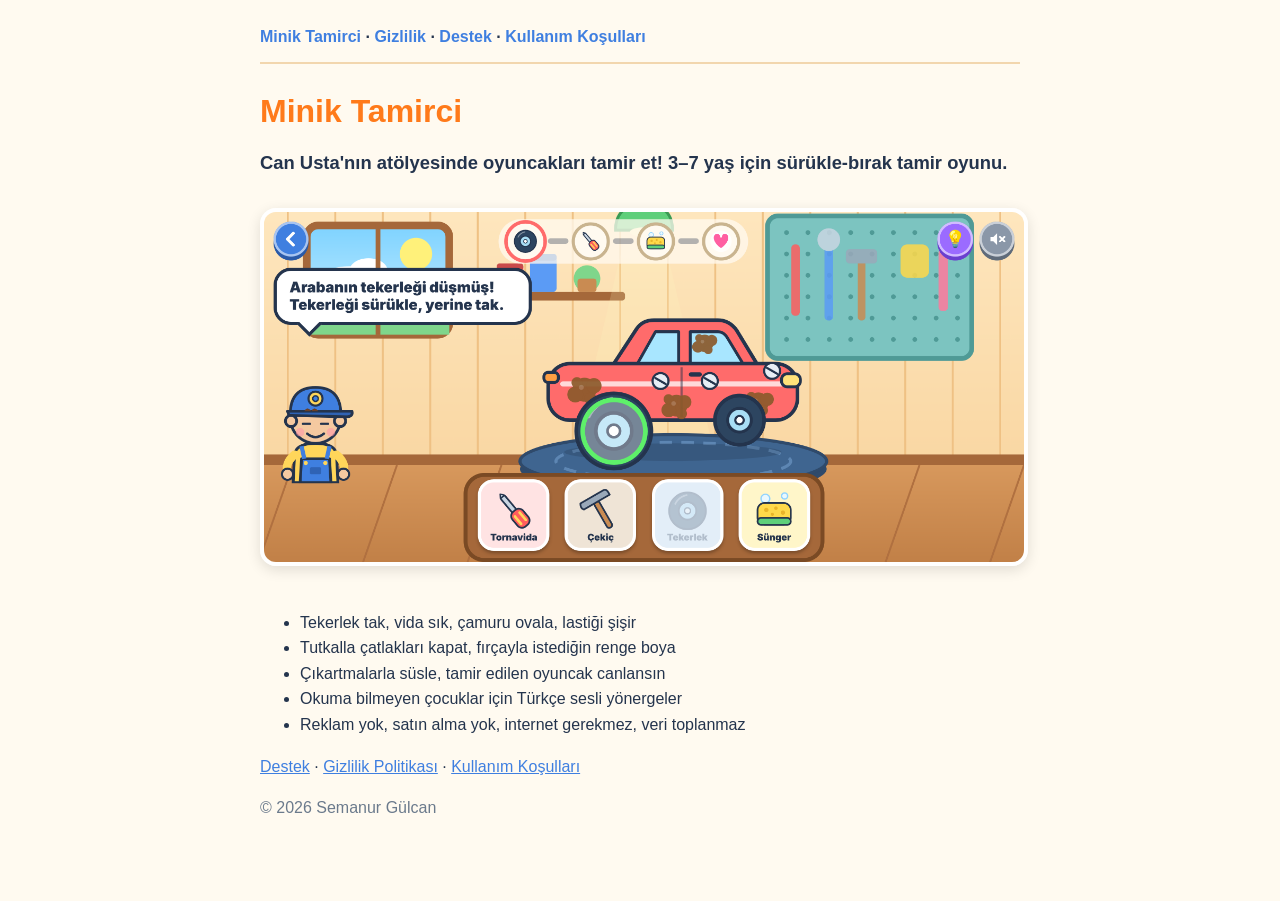
<file: index.html>
<!DOCTYPE html>
<html lang="tr">
<head>
<meta charset="utf-8">
<meta name="viewport" content="width=device-width, initial-scale=1">
<title>Minik Tamirci</title>
<link rel="stylesheet" href="style.css">
</head>
<body>
<nav><a href="index.html">Minik Tamirci</a> · <a href="privacy.html">Gizlilik</a> · <a href="support.html">Destek</a> · <a href="terms.html">Kullanım Koşulları</a></nav>

<h1>Minik Tamirci</h1>
<p class="lead">Can Usta'nın atölyesinde oyuncakları tamir et! 3–7 yaş için sürükle-bırak tamir oyunu.</p>

<img src="screenshots/iphone69_3_tamir.png" alt="Minik Tamirci oyun ekranı: oyuncak arabaya tekerlek takılıyor">

<ul>
  <li>Tekerlek tak, vida sık, çamuru ovala, lastiği şişir</li>
  <li>Tutkalla çatlakları kapat, fırçayla istediğin renge boya</li>
  <li>Çıkartmalarla süsle, tamir edilen oyuncak canlansın</li>
  <li>Okuma bilmeyen çocuklar için Türkçe sesli yönergeler</li>
  <li>Reklam yok, satın alma yok, internet gerekmez, veri toplanmaz</li>
</ul>

<p><a href="support.html">Destek</a> · <a href="privacy.html">Gizlilik Politikası</a> · <a href="terms.html">Kullanım Koşulları</a></p>
<p class="date">© 2026 Semanur Gülcan</p>
</body>
</html>
</file>
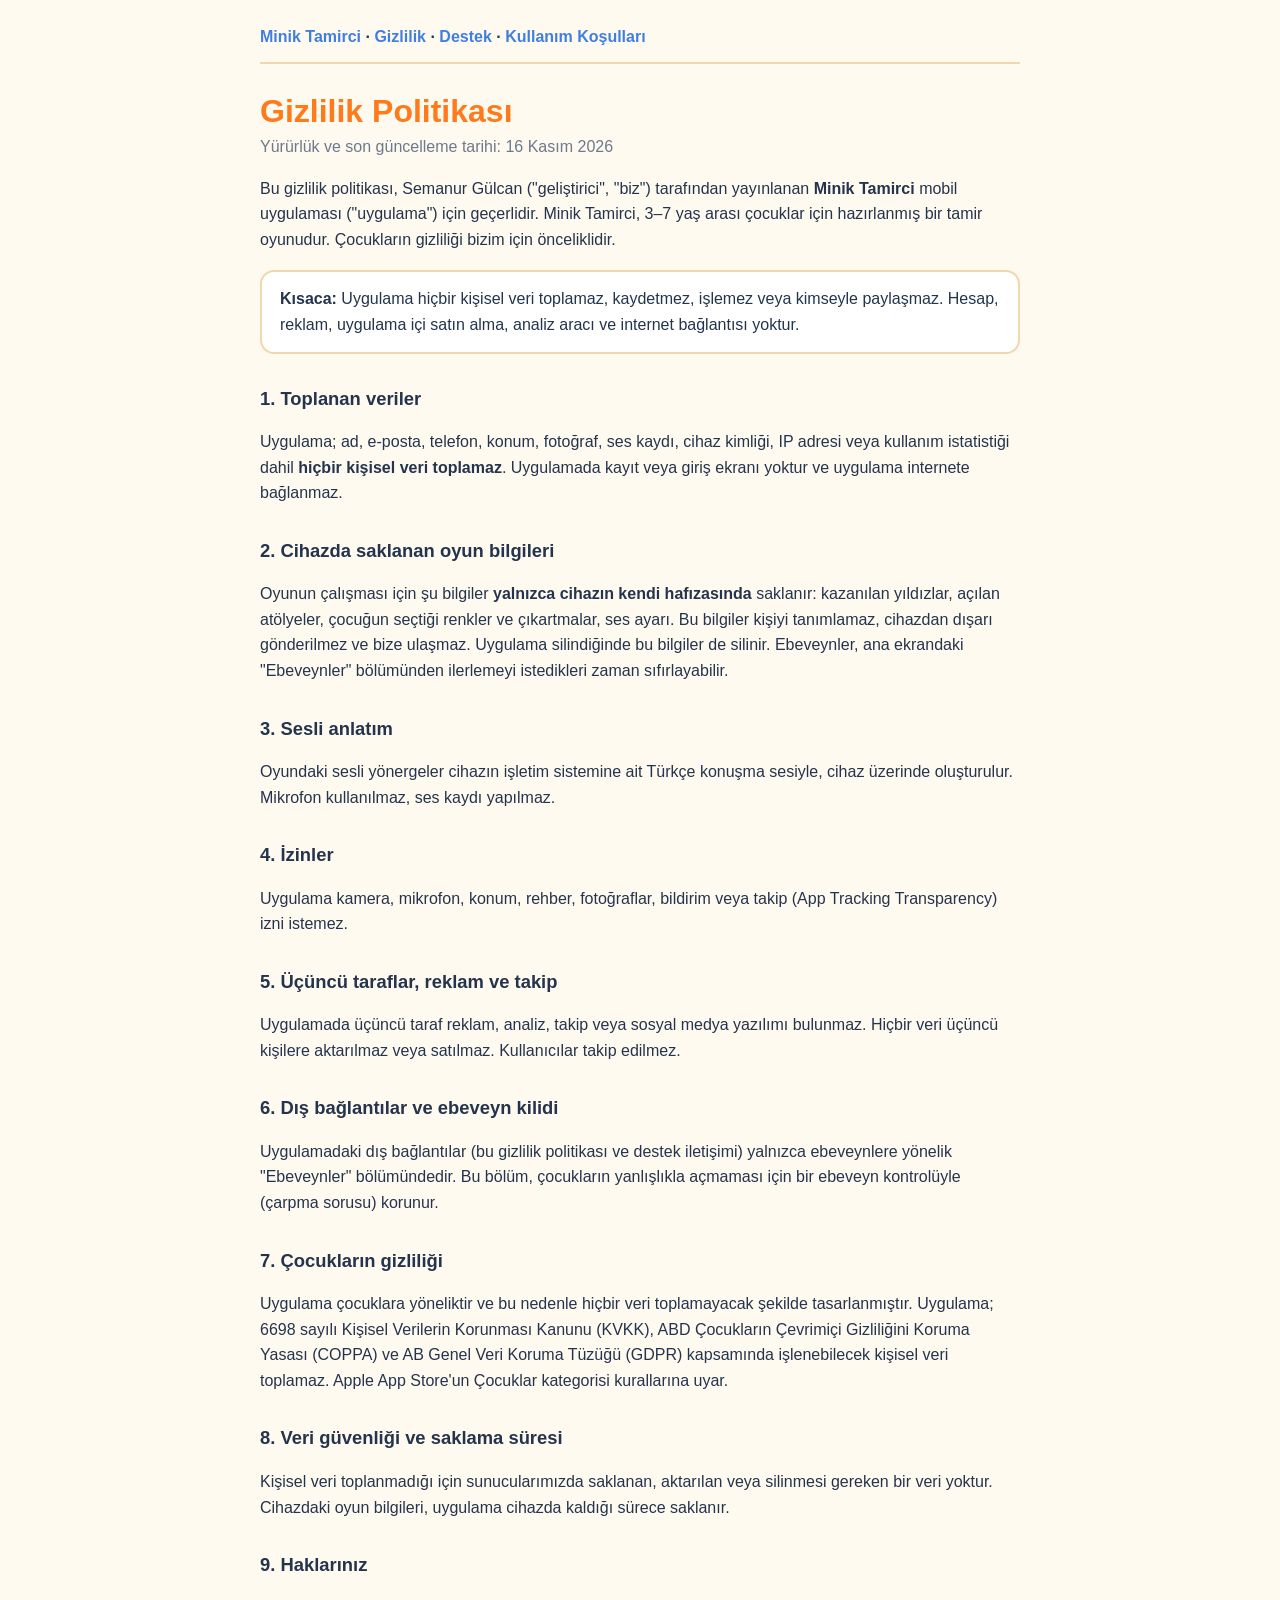
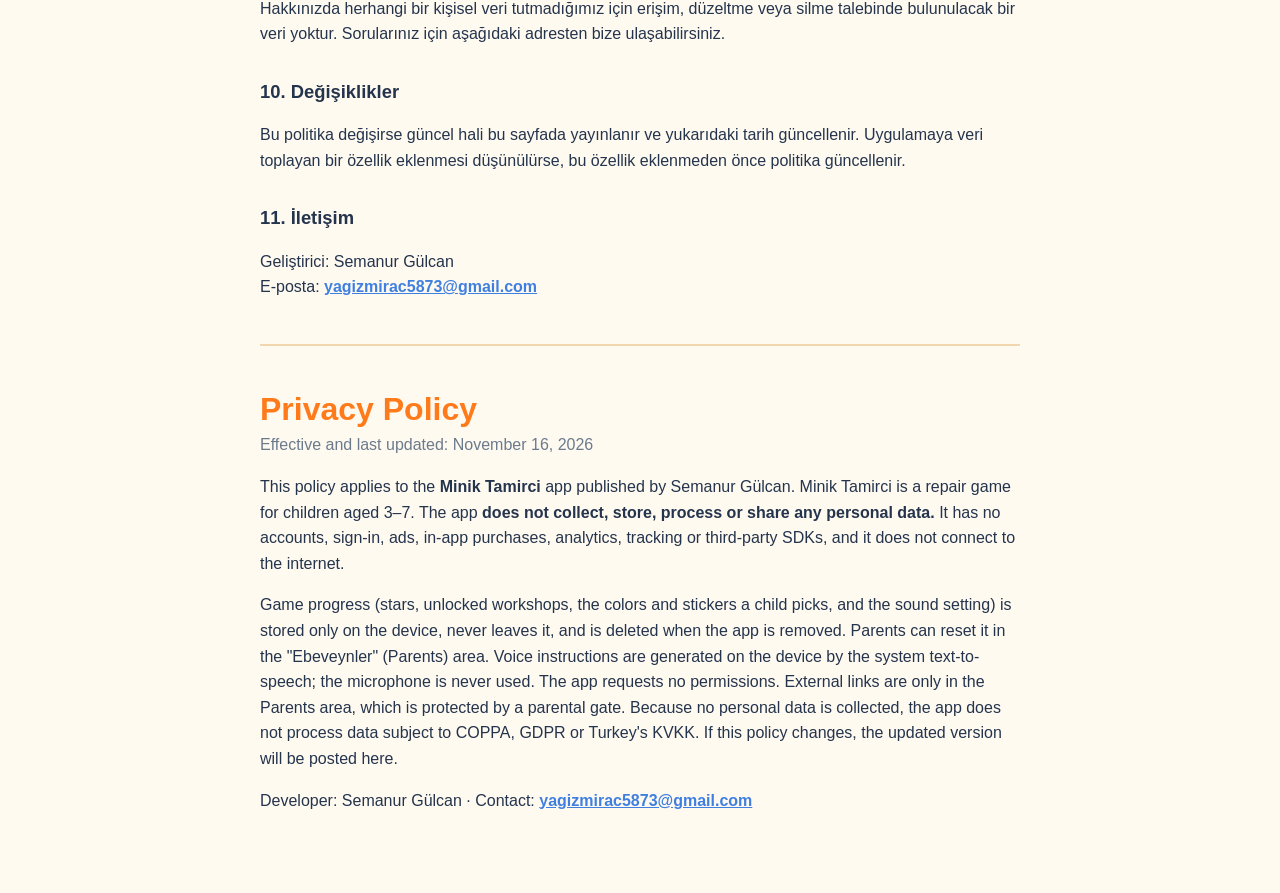
<file: privacy.html>
<!DOCTYPE html>
<html lang="tr">
<head>
<meta charset="utf-8">
<meta name="viewport" content="width=device-width, initial-scale=1">
<title>Minik Tamirci – Gizlilik Politikası</title>
<link rel="stylesheet" href="style.css">
</head>
<body>
<nav><a href="index.html">Minik Tamirci</a> · <a href="privacy.html">Gizlilik</a> · <a href="support.html">Destek</a> · <a href="terms.html">Kullanım Koşulları</a></nav>

<h1>Gizlilik Politikası</h1>
<p class="date">Yürürlük ve son güncelleme tarihi: 16 Kasım 2026</p>

<p>Bu gizlilik politikası, Semanur Gülcan ("geliştirici", "biz") tarafından yayınlanan <strong>Minik Tamirci</strong> mobil uygulaması ("uygulama") için geçerlidir. Minik Tamirci, 3–7 yaş arası çocuklar için hazırlanmış bir tamir oyunudur. Çocukların gizliliği bizim için önceliklidir.</p>

<div class="box"><strong>Kısaca:</strong> Uygulama hiçbir kişisel veri toplamaz, kaydetmez, işlemez veya kimseyle paylaşmaz. Hesap, reklam, uygulama içi satın alma, analiz aracı ve internet bağlantısı yoktur.</div>

<h2>1. Toplanan veriler</h2>
<p>Uygulama; ad, e-posta, telefon, konum, fotoğraf, ses kaydı, cihaz kimliği, IP adresi veya kullanım istatistiği dahil <strong>hiçbir kişisel veri toplamaz</strong>. Uygulamada kayıt veya giriş ekranı yoktur ve uygulama internete bağlanmaz.</p>

<h2>2. Cihazda saklanan oyun bilgileri</h2>
<p>Oyunun çalışması için şu bilgiler <strong>yalnızca cihazın kendi hafızasında</strong> saklanır: kazanılan yıldızlar, açılan atölyeler, çocuğun seçtiği renkler ve çıkartmalar, ses ayarı. Bu bilgiler kişiyi tanımlamaz, cihazdan dışarı gönderilmez ve bize ulaşmaz. Uygulama silindiğinde bu bilgiler de silinir. Ebeveynler, ana ekrandaki "Ebeveynler" bölümünden ilerlemeyi istedikleri zaman sıfırlayabilir.</p>

<h2>3. Sesli anlatım</h2>
<p>Oyundaki sesli yönergeler cihazın işletim sistemine ait Türkçe konuşma sesiyle, cihaz üzerinde oluşturulur. Mikrofon kullanılmaz, ses kaydı yapılmaz.</p>

<h2>4. İzinler</h2>
<p>Uygulama kamera, mikrofon, konum, rehber, fotoğraflar, bildirim veya takip (App Tracking Transparency) izni istemez.</p>

<h2>5. Üçüncü taraflar, reklam ve takip</h2>
<p>Uygulamada üçüncü taraf reklam, analiz, takip veya sosyal medya yazılımı bulunmaz. Hiçbir veri üçüncü kişilere aktarılmaz veya satılmaz. Kullanıcılar takip edilmez.</p>

<h2>6. Dış bağlantılar ve ebeveyn kilidi</h2>
<p>Uygulamadaki dış bağlantılar (bu gizlilik politikası ve destek iletişimi) yalnızca ebeveynlere yönelik "Ebeveynler" bölümündedir. Bu bölüm, çocukların yanlışlıkla açmaması için bir ebeveyn kontrolüyle (çarpma sorusu) korunur.</p>

<h2>7. Çocukların gizliliği</h2>
<p>Uygulama çocuklara yöneliktir ve bu nedenle hiçbir veri toplamayacak şekilde tasarlanmıştır. Uygulama; 6698 sayılı Kişisel Verilerin Korunması Kanunu (KVKK), ABD Çocukların Çevrimiçi Gizliliğini Koruma Yasası (COPPA) ve AB Genel Veri Koruma Tüzüğü (GDPR) kapsamında işlenebilecek kişisel veri toplamaz. Apple App Store'un Çocuklar kategorisi kurallarına uyar.</p>

<h2>8. Veri güvenliği ve saklama süresi</h2>
<p>Kişisel veri toplanmadığı için sunucularımızda saklanan, aktarılan veya silinmesi gereken bir veri yoktur. Cihazdaki oyun bilgileri, uygulama cihazda kaldığı sürece saklanır.</p>

<h2>9. Haklarınız</h2>
<p>Hakkınızda herhangi bir kişisel veri tutmadığımız için erişim, düzeltme veya silme talebinde bulunulacak bir veri yoktur. Sorularınız için aşağıdaki adresten bize ulaşabilirsiniz.</p>

<h2>10. Değişiklikler</h2>
<p>Bu politika değişirse güncel hali bu sayfada yayınlanır ve yukarıdaki tarih güncellenir. Uygulamaya veri toplayan bir özellik eklenmesi düşünülürse, bu özellik eklenmeden önce politika güncellenir.</p>

<h2>11. İletişim</h2>
<p>Geliştirici: Semanur Gülcan<br>E-posta: <strong><a href="mailto:yagizmirac5873@gmail.com">yagizmirac5873@gmail.com</a></strong></p>

<hr>

<h1 lang="en">Privacy Policy</h1>
<p class="date">Effective and last updated: November 16, 2026</p>
<p lang="en">This policy applies to the <strong>Minik Tamirci</strong> app published by Semanur Gülcan. Minik Tamirci is a repair game for children aged 3–7. The app <strong>does not collect, store, process or share any personal data.</strong> It has no accounts, sign-in, ads, in-app purchases, analytics, tracking or third-party SDKs, and it does not connect to the internet.</p>
<p lang="en">Game progress (stars, unlocked workshops, the colors and stickers a child picks, and the sound setting) is stored only on the device, never leaves it, and is deleted when the app is removed. Parents can reset it in the "Ebeveynler" (Parents) area. Voice instructions are generated on the device by the system text-to-speech; the microphone is never used. The app requests no permissions. External links are only in the Parents area, which is protected by a parental gate. Because no personal data is collected, the app does not process data subject to COPPA, GDPR or Turkey's KVKK. If this policy changes, the updated version will be posted here.</p>
<p lang="en">Developer: Semanur Gülcan · Contact: <strong><a href="mailto:yagizmirac5873@gmail.com">yagizmirac5873@gmail.com</a></strong></p>
</body>
</html>
</file>
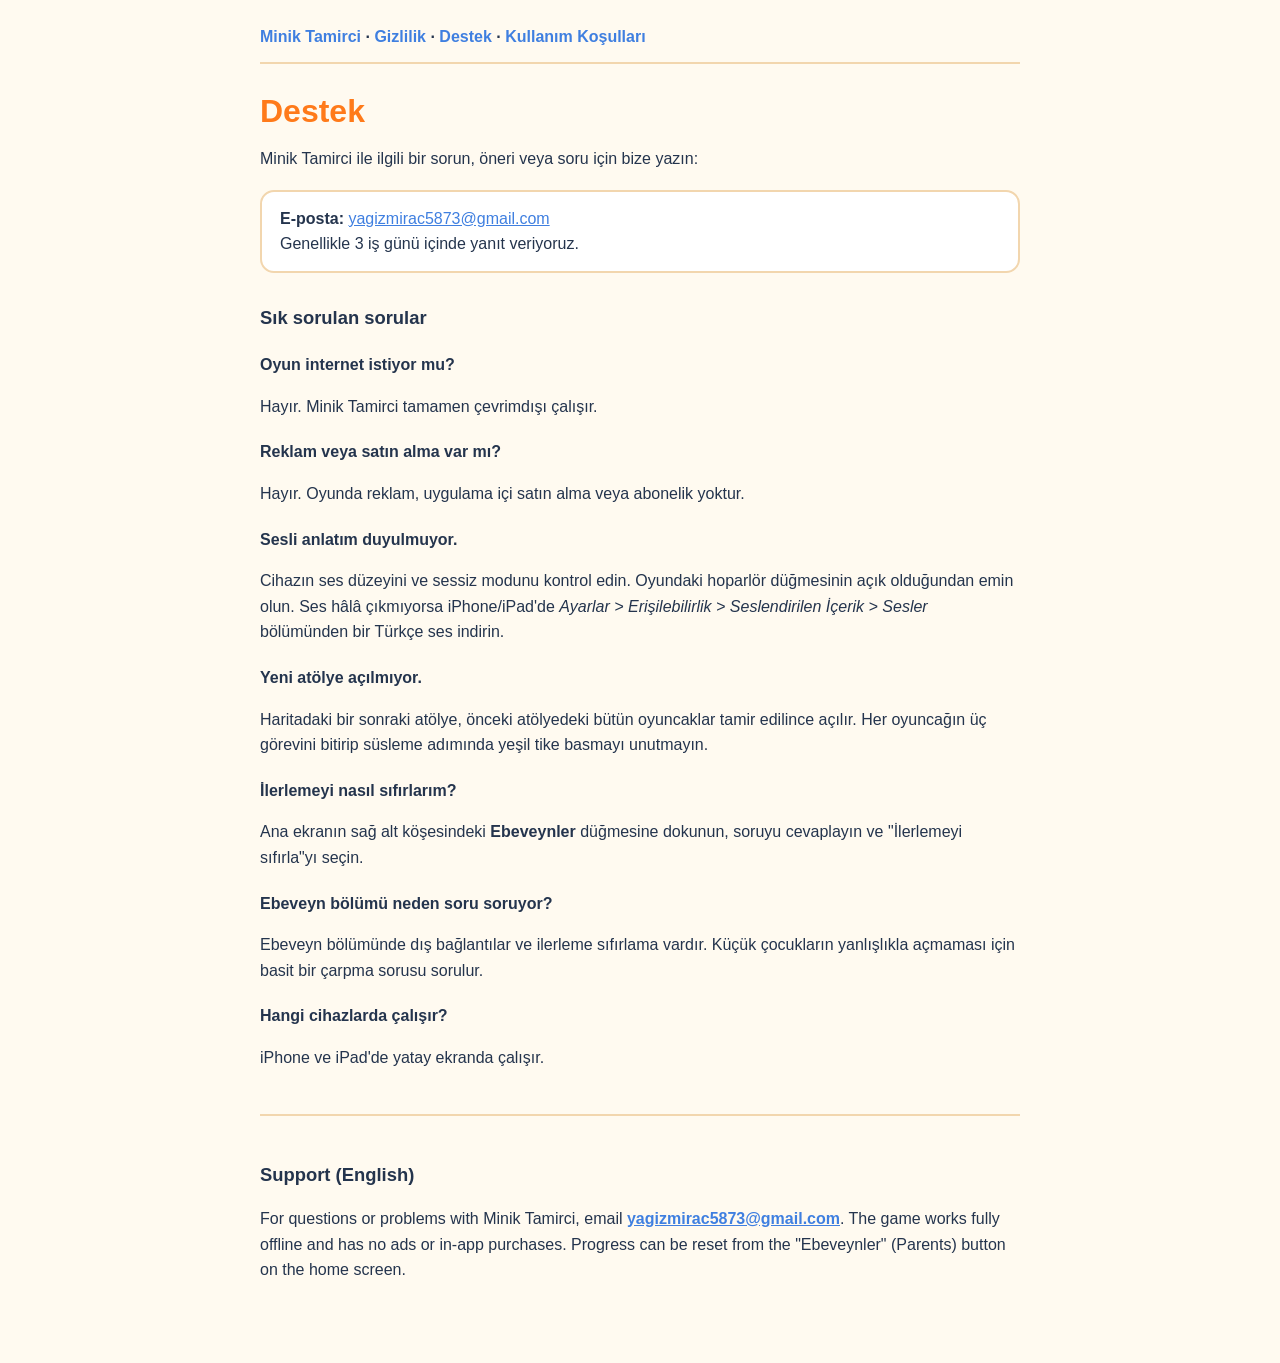
<file: support.html>
<!DOCTYPE html>
<html lang="tr">
<head>
<meta charset="utf-8">
<meta name="viewport" content="width=device-width, initial-scale=1">
<title>Minik Tamirci – Destek</title>
<link rel="stylesheet" href="style.css">
</head>
<body>
<nav><a href="index.html">Minik Tamirci</a> · <a href="privacy.html">Gizlilik</a> · <a href="support.html">Destek</a> · <a href="terms.html">Kullanım Koşulları</a></nav>

<h1>Destek</h1>
<p>Minik Tamirci ile ilgili bir sorun, öneri veya soru için bize yazın:</p>
<div class="box"><strong>E-posta:</strong> <a href="mailto:yagizmirac5873@gmail.com">yagizmirac5873@gmail.com</a><br>Genellikle 3 iş günü içinde yanıt veriyoruz.</div>

<h2>Sık sorulan sorular</h2>

<h3>Oyun internet istiyor mu?</h3>
<p>Hayır. Minik Tamirci tamamen çevrimdışı çalışır.</p>

<h3>Reklam veya satın alma var mı?</h3>
<p>Hayır. Oyunda reklam, uygulama içi satın alma veya abonelik yoktur.</p>

<h3>Sesli anlatım duyulmuyor.</h3>
<p>Cihazın ses düzeyini ve sessiz modunu kontrol edin. Oyundaki hoparlör düğmesinin açık olduğundan emin olun. Ses hâlâ çıkmıyorsa iPhone/iPad'de <em>Ayarlar &gt; Erişilebilirlik &gt; Seslendirilen İçerik &gt; Sesler</em> bölümünden bir Türkçe ses indirin.</p>

<h3>Yeni atölye açılmıyor.</h3>
<p>Haritadaki bir sonraki atölye, önceki atölyedeki bütün oyuncaklar tamir edilince açılır. Her oyuncağın üç görevini bitirip süsleme adımında yeşil tike basmayı unutmayın.</p>

<h3>İlerlemeyi nasıl sıfırlarım?</h3>
<p>Ana ekranın sağ alt köşesindeki <strong>Ebeveynler</strong> düğmesine dokunun, soruyu cevaplayın ve "İlerlemeyi sıfırla"yı seçin.</p>

<h3>Ebeveyn bölümü neden soru soruyor?</h3>
<p>Ebeveyn bölümünde dış bağlantılar ve ilerleme sıfırlama vardır. Küçük çocukların yanlışlıkla açmaması için basit bir çarpma sorusu sorulur.</p>

<h3>Hangi cihazlarda çalışır?</h3>
<p>iPhone ve iPad'de yatay ekranda çalışır.</p>

<hr>
<h2 lang="en">Support (English)</h2>
<p lang="en">For questions or problems with Minik Tamirci, email <strong><a href="mailto:yagizmirac5873@gmail.com">yagizmirac5873@gmail.com</a></strong>. The game works fully offline and has no ads or in-app purchases. Progress can be reset from the "Ebeveynler" (Parents) button on the home screen.</p>
</body>
</html>
</file>
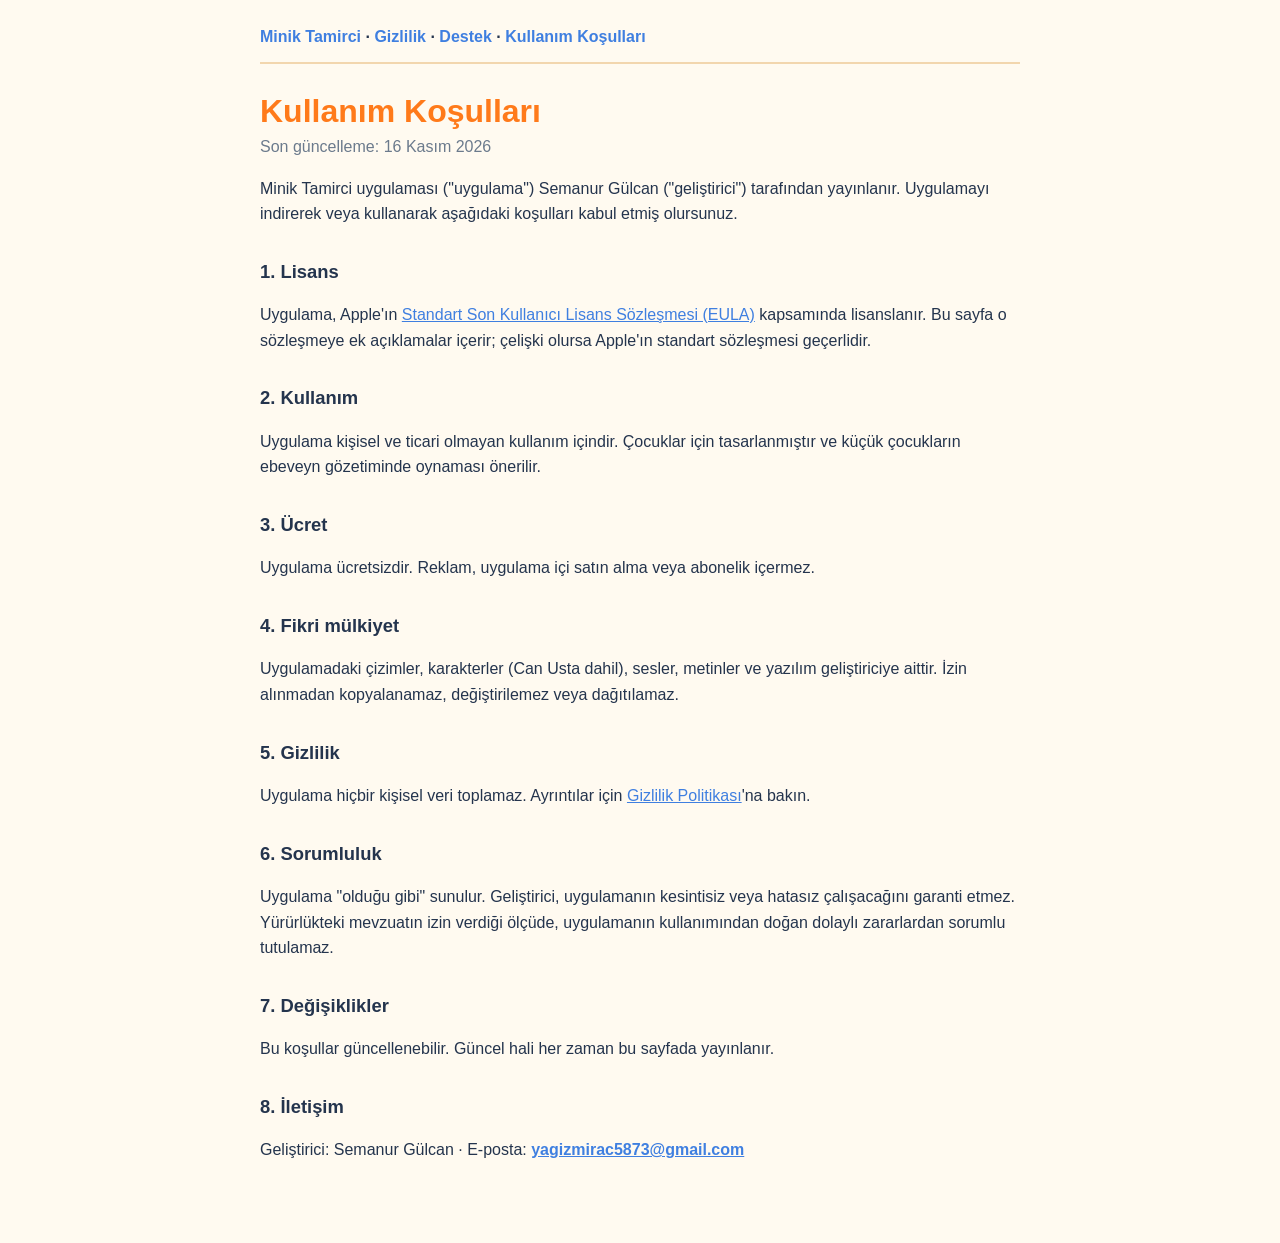
<file: terms.html>
<!DOCTYPE html>
<html lang="tr">
<head>
<meta charset="utf-8">
<meta name="viewport" content="width=device-width, initial-scale=1">
<title>Minik Tamirci – Kullanım Koşulları</title>
<link rel="stylesheet" href="style.css">
</head>
<body>
<nav><a href="index.html">Minik Tamirci</a> · <a href="privacy.html">Gizlilik</a> · <a href="support.html">Destek</a> · <a href="terms.html">Kullanım Koşulları</a></nav>

<h1>Kullanım Koşulları</h1>
<p class="date">Son güncelleme: 16 Kasım 2026</p>

<p>Minik Tamirci uygulaması ("uygulama") Semanur Gülcan ("geliştirici") tarafından yayınlanır. Uygulamayı indirerek veya kullanarak aşağıdaki koşulları kabul etmiş olursunuz.</p>

<h2>1. Lisans</h2>
<p>Uygulama, Apple'ın <a href="https://www.apple.com/legal/internet-services/itunes/dev/stdeula/">Standart Son Kullanıcı Lisans Sözleşmesi (EULA)</a> kapsamında lisanslanır. Bu sayfa o sözleşmeye ek açıklamalar içerir; çelişki olursa Apple'ın standart sözleşmesi geçerlidir.</p>

<h2>2. Kullanım</h2>
<p>Uygulama kişisel ve ticari olmayan kullanım içindir. Çocuklar için tasarlanmıştır ve küçük çocukların ebeveyn gözetiminde oynaması önerilir.</p>

<h2>3. Ücret</h2>
<p>Uygulama ücretsizdir. Reklam, uygulama içi satın alma veya abonelik içermez.</p>

<h2>4. Fikri mülkiyet</h2>
<p>Uygulamadaki çizimler, karakterler (Can Usta dahil), sesler, metinler ve yazılım geliştiriciye aittir. İzin alınmadan kopyalanamaz, değiştirilemez veya dağıtılamaz.</p>

<h2>5. Gizlilik</h2>
<p>Uygulama hiçbir kişisel veri toplamaz. Ayrıntılar için <a href="privacy.html">Gizlilik Politikası</a>'na bakın.</p>

<h2>6. Sorumluluk</h2>
<p>Uygulama "olduğu gibi" sunulur. Geliştirici, uygulamanın kesintisiz veya hatasız çalışacağını garanti etmez. Yürürlükteki mevzuatın izin verdiği ölçüde, uygulamanın kullanımından doğan dolaylı zararlardan sorumlu tutulamaz.</p>

<h2>7. Değişiklikler</h2>
<p>Bu koşullar güncellenebilir. Güncel hali her zaman bu sayfada yayınlanır.</p>

<h2>8. İletişim</h2>
<p>Geliştirici: Semanur Gülcan · E-posta: <strong><a href="mailto:yagizmirac5873@gmail.com">yagizmirac5873@gmail.com</a></strong></p>
</body>
</html>
</file>
<file: style.css>
body { font-family: -apple-system, BlinkMacSystemFont, "Segoe UI", Roboto, sans-serif; max-width: 760px; margin: 0 auto; padding: 24px 20px 64px; color: #24344d; line-height: 1.6; background: #fffaf0; }
nav { font-weight: 700; margin-bottom: 28px; padding-bottom: 12px; border-bottom: 2px solid #f2d6ae; }
nav a { color: #3f7fe0; text-decoration: none; }
a { color: #3f7fe0; }
h1 { color: #ff7a1a; margin-bottom: 4px; line-height: 1.2; }
h2 { margin-top: 30px; font-size: 1.15rem; }
h3 { margin: 20px 0 4px; font-size: 1rem; }
.date { color: #6b7a8c; margin-top: 0; }
.lead { font-size: 1.15rem; font-weight: 600; }
.box { background: #ffffff; border: 2px solid #f2d6ae; border-radius: 14px; padding: 14px 18px; margin: 18px 0; }
img { width: 100%; border-radius: 16px; border: 4px solid #ffffff; box-shadow: 0 4px 14px rgba(0,0,0,0.12); margin: 12px 0 20px; }
hr { border: none; border-top: 2px solid #f2d6ae; margin: 44px 0; }
</file>
